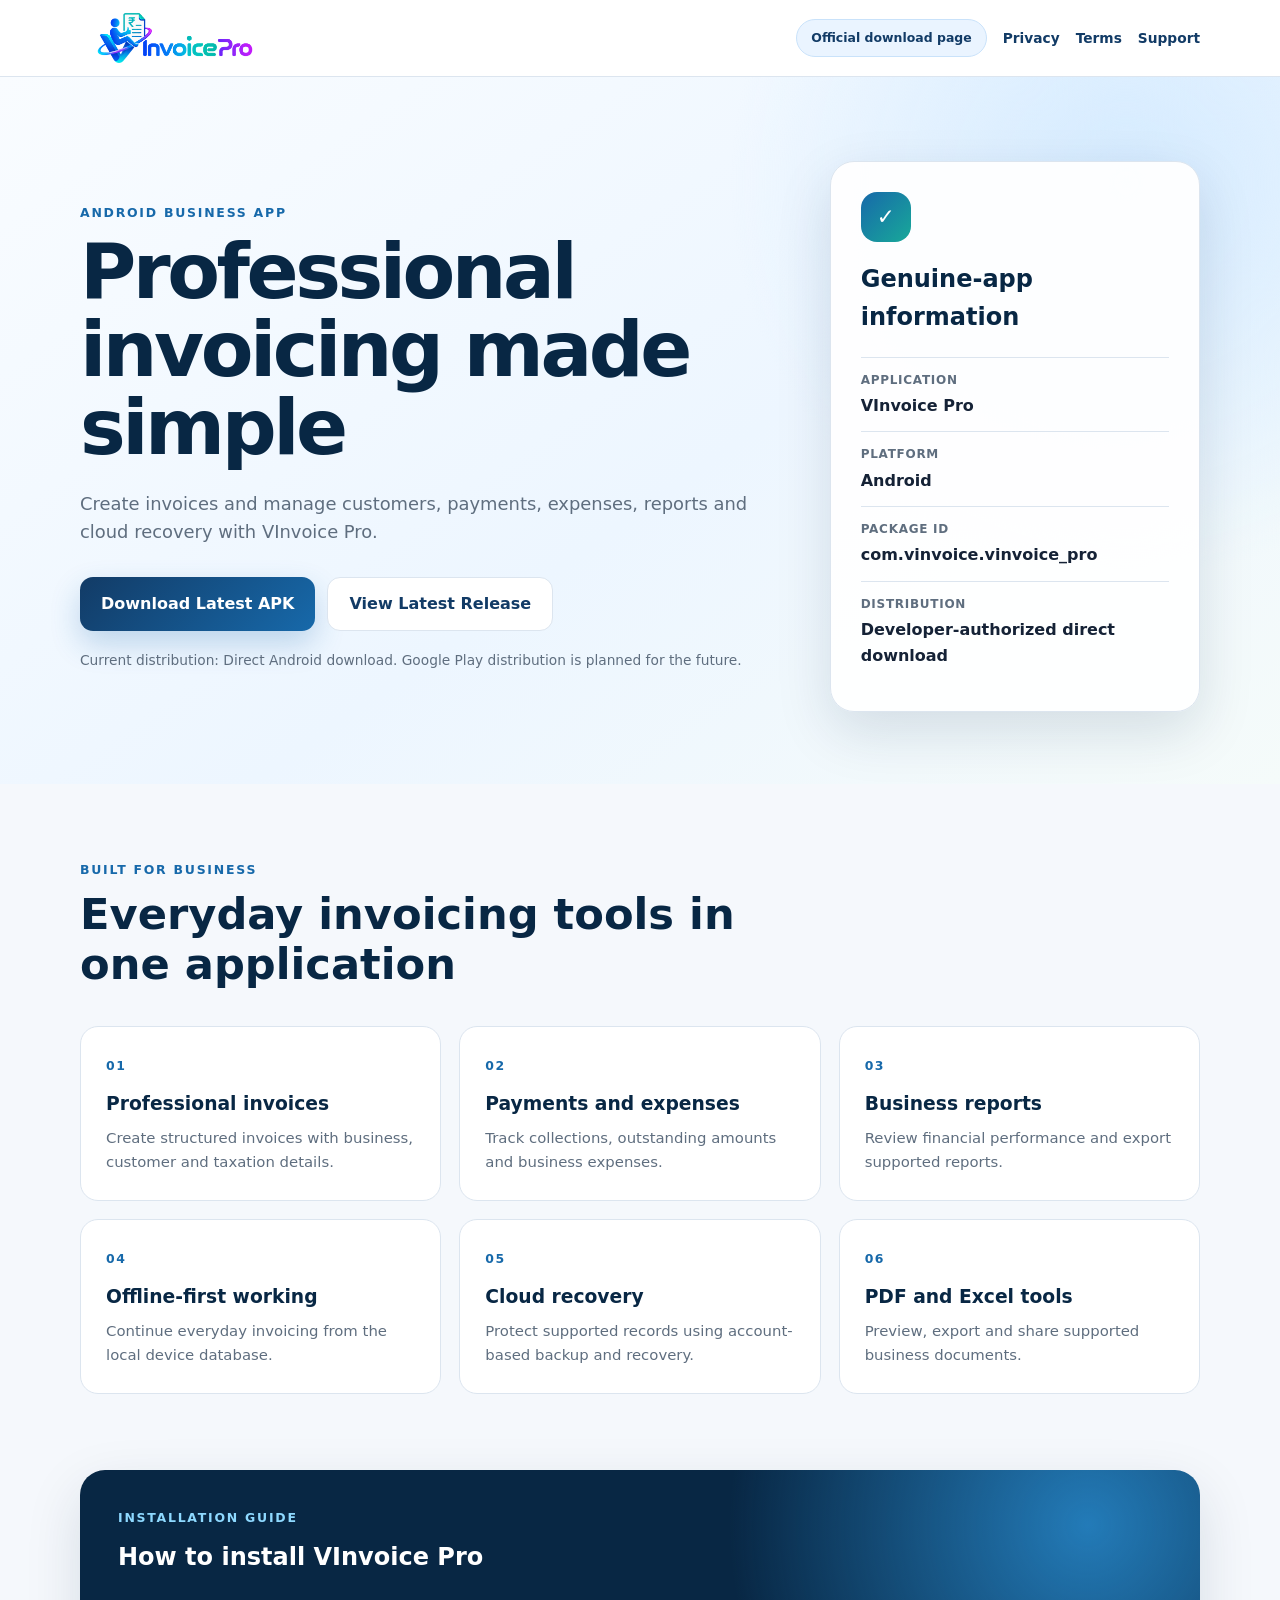
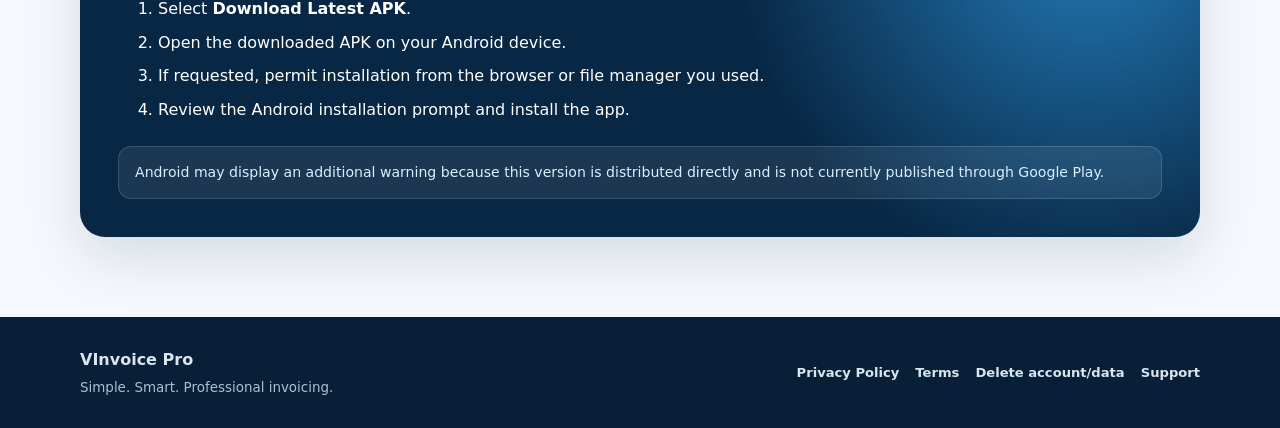
<file: index.html>
<!doctype html>
<html lang="en">
<head>
  <meta charset="utf-8">
  <meta name="viewport" content="width=device-width, initial-scale=1">
  <meta
    name="description"
    content="Official download page for the VInvoice Pro Android application."
  >
  <meta name="theme-color" content="#123b66">
  <title>VInvoice Pro | Android Download</title>
  <link rel="stylesheet" href="styles.css">
</head>

<body>
  <header class="header">
    <div class="container header-inner">
      <a href="./" class="brand" aria-label="VInvoice Pro home">
        <img
          src="vinvoice_pro_logo.png"
          alt="VInvoice Pro"
          class="logo"
        >
      </a>

      <div class="header-actions">
        <span class="official-badge">Official download page</span>
        <nav class="site-nav" aria-label="Primary navigation">
          <a href="privacy.html">Privacy</a>
          <a href="terms.html">Terms</a>
          <a href="mailto:vinvoicepro@gmail.com">Support</a>
        </nav>
      </div>
    </div>
  </header>

  <main>
    <section class="hero">
      <div class="container hero-grid">
        <div>
          <p class="eyebrow">ANDROID BUSINESS APP</p>

          <h1>Professional invoicing made simple</h1>

          <p class="lead">
            Create invoices and manage customers, payments, expenses,
            reports and cloud recovery with VInvoice Pro.
          </p>

          <div class="button-row">
            <a
              class="button button-primary"
              href="https://github.com/vssapkal555/vinvoice-pro-download/releases/latest/download/VInvoice-Pro.apk"
            >
              Download Latest APK
            </a>

            <a
              class="button button-secondary"
              href="https://github.com/vssapkal555/vinvoice-pro-download/releases/latest"
            >
              View Latest Release
            </a>
          </div>

          <p class="distribution">
            Current distribution: Direct Android download.
            Google Play distribution is planned for the future.
          </p>
        </div>

        <aside class="identity-card">
          <div class="trust-icon" aria-hidden="true">&#10003;</div>
          <h2>Genuine-app information</h2>

          <dl>
            <div>
              <dt>Application</dt>
              <dd>VInvoice Pro</dd>
            </div>

            <div>
              <dt>Platform</dt>
              <dd>Android</dd>
            </div>

            <div>
              <dt>Package ID</dt>
              <dd>com.vinvoice.vinvoice_pro</dd>
            </div>

            <div>
              <dt>Distribution</dt>
              <dd>Developer-authorized direct download</dd>
            </div>
          </dl>
        </aside>
      </div>
    </section>

    <section class="features">
      <div class="container">
        <div class="section-heading">
          <p class="eyebrow">BUILT FOR BUSINESS</p>
          <h2>Everyday invoicing tools in one application</h2>
        </div>

        <div class="feature-grid">
          <article class="feature-card">
            <span>01</span>
            <h3>Professional invoices</h3>
            <p>
              Create structured invoices with business, customer and
              taxation details.
            </p>
          </article>

          <article class="feature-card">
            <span>02</span>
            <h3>Payments and expenses</h3>
            <p>
              Track collections, outstanding amounts and business expenses.
            </p>
          </article>

          <article class="feature-card">
            <span>03</span>
            <h3>Business reports</h3>
            <p>
              Review financial performance and export supported reports.
            </p>
          </article>

          <article class="feature-card">
            <span>04</span>
            <h3>Offline-first working</h3>
            <p>
              Continue everyday invoicing from the local device database.
            </p>
          </article>

          <article class="feature-card">
            <span>05</span>
            <h3>Cloud recovery</h3>
            <p>
              Protect supported records using account-based backup and
              recovery.
            </p>
          </article>

          <article class="feature-card">
            <span>06</span>
            <h3>PDF and Excel tools</h3>
            <p>
              Preview, export and share supported business documents.
            </p>
          </article>
        </div>
      </div>
    </section>

    <section class="installation">
      <div class="container installation-card">
        <div>
          <p class="eyebrow">INSTALLATION GUIDE</p>
          <h2>How to install VInvoice Pro</h2>
        </div>

        <ol>
          <li>Select <strong>Download Latest APK</strong>.</li>
          <li>Open the downloaded APK on your Android device.</li>
          <li>
            If requested, permit installation from the browser or file
            manager you used.
          </li>
          <li>Review the Android installation prompt and install the app.</li>
        </ol>

        <p class="notice">
          Android may display an additional warning because this version is
          distributed directly and is not currently published through
          Google Play.
        </p>
      </div>
    </section>
  </main>

  <footer>
    <div class="container footer-inner">
      <div>
        <strong>VInvoice Pro</strong>
        <p>Simple. Smart. Professional invoicing.</p>
      </div>

      <nav class="footer-links" aria-label="Legal and support links">
        <a href="privacy.html">Privacy Policy</a>
        <a href="terms.html">Terms</a>
        <a href="delete-account.html">Delete account/data</a>
        <a href="mailto:vinvoicepro@gmail.com">Support</a>
      </nav>
    </div>
  </footer>
</body>
</html>
</file>
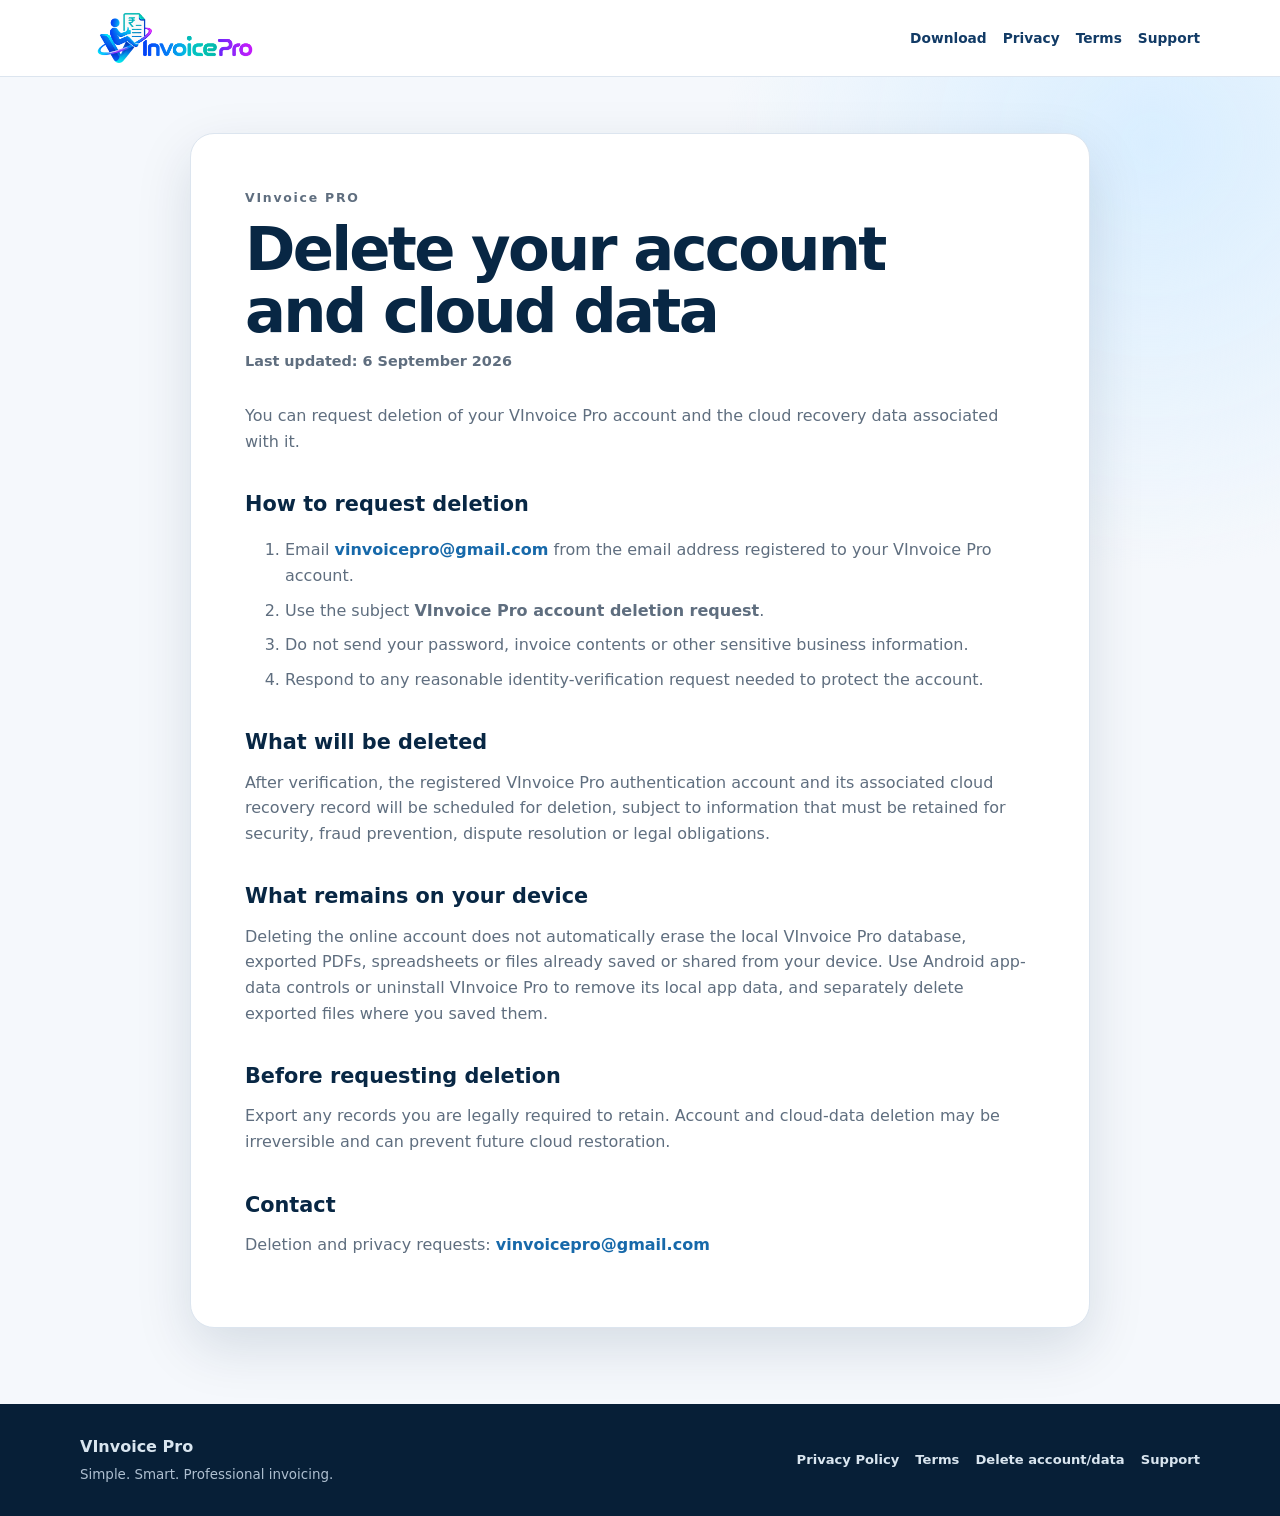
<file: delete-account.html>
<!doctype html>
<html lang="en">
<head>
  <meta charset="utf-8">
  <meta name="viewport" content="width=device-width, initial-scale=1">
  <meta name="description" content="Request deletion of a VInvoice Pro account and cloud recovery data.">
  <meta name="theme-color" content="#123b66">
  <title>Delete Account and Data | VInvoice Pro</title>
  <link rel="stylesheet" href="styles.css">
</head>
<body>
  <header class="header">
    <div class="container header-inner">
      <a href="./" class="brand" aria-label="VInvoice Pro home">
        <img src="vinvoice_pro_logo.png" alt="VInvoice Pro" class="logo">
      </a>
      <nav class="site-nav" aria-label="Primary navigation">
        <a href="./">Download</a>
        <a href="privacy.html">Privacy</a>
        <a href="terms.html">Terms</a>
        <a href="mailto:vinvoicepro@gmail.com">Support</a>
      </nav>
    </div>
  </header>
  <main class="legal-main">
    <article class="container legal-card">
      <p class="eyebrow">VInvoice PRO</p>
      <h1>Delete your account and cloud data</h1>
      <p class="legal-meta">Last updated: 6 September 2026</p>

      <p>You can request deletion of your VInvoice Pro account and the cloud recovery data associated with it.</p>

      <h2>How to request deletion</h2>
      <ol>
        <li>Email <a href="mailto:vinvoicepro@gmail.com?subject=VInvoice%20Pro%20account%20deletion%20request">vinvoicepro@gmail.com</a> from the email address registered to your VInvoice Pro account.</li>
        <li>Use the subject <strong>VInvoice Pro account deletion request</strong>.</li>
        <li>Do not send your password, invoice contents or other sensitive business information.</li>
        <li>Respond to any reasonable identity-verification request needed to protect the account.</li>
      </ol>

      <h2>What will be deleted</h2>
      <p>After verification, the registered VInvoice Pro authentication account and its associated cloud recovery record will be scheduled for deletion, subject to information that must be retained for security, fraud prevention, dispute resolution or legal obligations.</p>

      <h2>What remains on your device</h2>
      <p>Deleting the online account does not automatically erase the local VInvoice Pro database, exported PDFs, spreadsheets or files already saved or shared from your device. Use Android app-data controls or uninstall VInvoice Pro to remove its local app data, and separately delete exported files where you saved them.</p>

      <h2>Before requesting deletion</h2>
      <p>Export any records you are legally required to retain. Account and cloud-data deletion may be irreversible and can prevent future cloud restoration.</p>

      <h2>Contact</h2>
      <p>Deletion and privacy requests: <a href="mailto:vinvoicepro@gmail.com">vinvoicepro@gmail.com</a></p>
    </article>
  </main>
  <footer>
    <div class="container footer-inner">
      <div>
        <strong>VInvoice Pro</strong>
        <p>Simple. Smart. Professional invoicing.</p>
      </div>
      <nav class="footer-links" aria-label="Legal and support links">
        <a href="privacy.html">Privacy Policy</a>
        <a href="terms.html">Terms</a>
        <a href="delete-account.html">Delete account/data</a>
        <a href="mailto:vinvoicepro@gmail.com">Support</a>
      </nav>
    </div>
  </footer>
</body>
</html>
</file>
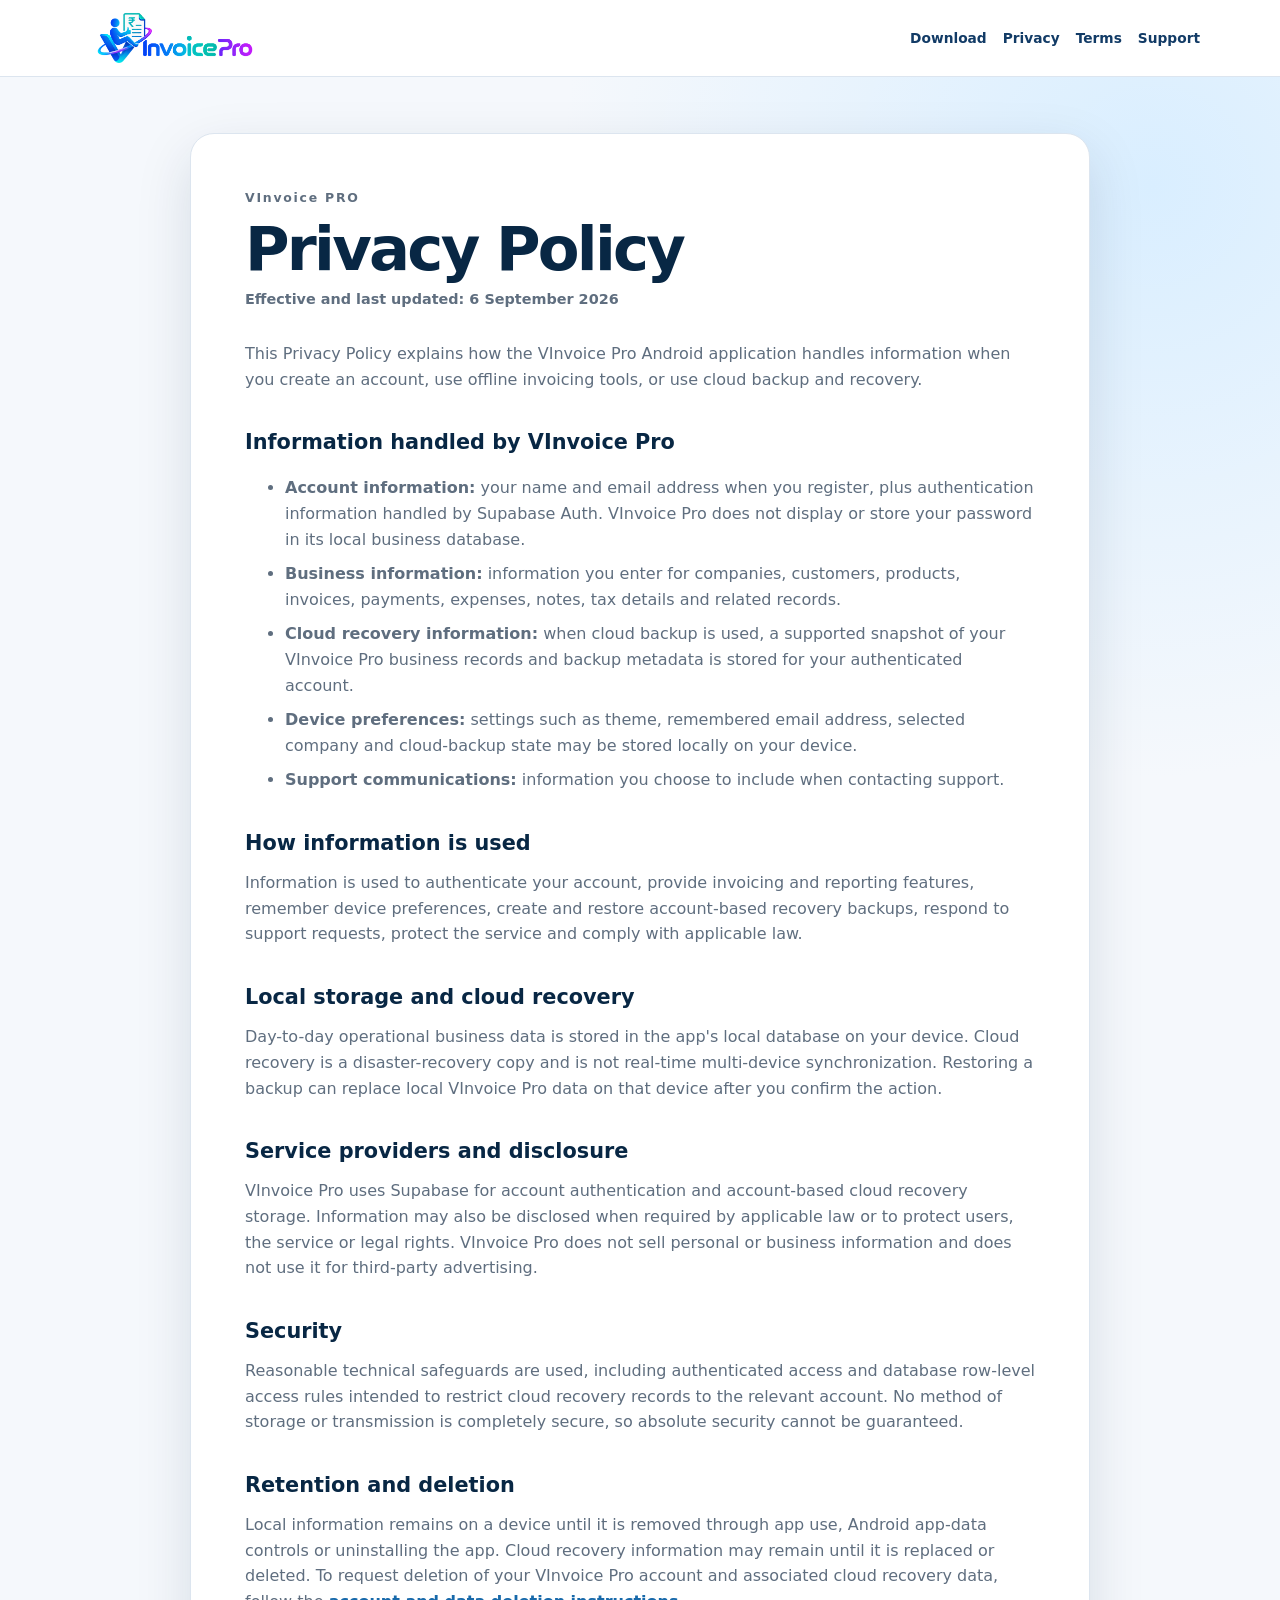
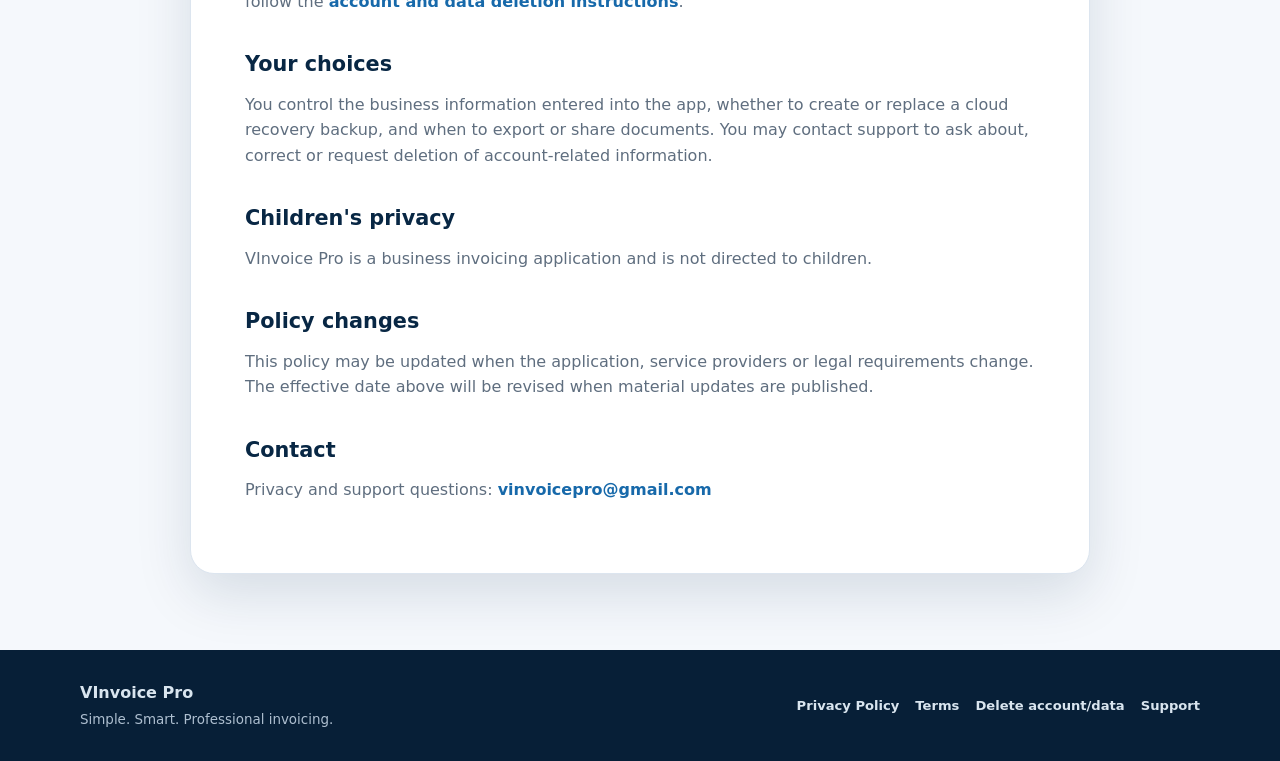
<file: privacy.html>
<!doctype html>
<html lang="en">
<head>
  <meta charset="utf-8">
  <meta name="viewport" content="width=device-width, initial-scale=1">
  <meta name="description" content="Privacy Policy for the VInvoice Pro Android application.">
  <meta name="theme-color" content="#123b66">
  <title>Privacy Policy | VInvoice Pro</title>
  <link rel="stylesheet" href="styles.css">
</head>
<body>
  <header class="header">
    <div class="container header-inner">
      <a href="./" class="brand" aria-label="VInvoice Pro home">
        <img src="vinvoice_pro_logo.png" alt="VInvoice Pro" class="logo">
      </a>
      <nav class="site-nav" aria-label="Primary navigation">
        <a href="./">Download</a>
        <a href="privacy.html">Privacy</a>
        <a href="terms.html">Terms</a>
        <a href="mailto:vinvoicepro@gmail.com">Support</a>
      </nav>
    </div>
  </header>
  <main class="legal-main">
    <article class="container legal-card">
      <p class="eyebrow">VInvoice PRO</p>
      <h1>Privacy Policy</h1>
      <p class="legal-meta">Effective and last updated: 6 September 2026</p>

      <p>This Privacy Policy explains how the VInvoice Pro Android application handles information when you create an account, use offline invoicing tools, or use cloud backup and recovery.</p>

      <h2>Information handled by VInvoice Pro</h2>
      <ul>
        <li><strong>Account information:</strong> your name and email address when you register, plus authentication information handled by Supabase Auth. VInvoice Pro does not display or store your password in its local business database.</li>
        <li><strong>Business information:</strong> information you enter for companies, customers, products, invoices, payments, expenses, notes, tax details and related records.</li>
        <li><strong>Cloud recovery information:</strong> when cloud backup is used, a supported snapshot of your VInvoice Pro business records and backup metadata is stored for your authenticated account.</li>
        <li><strong>Device preferences:</strong> settings such as theme, remembered email address, selected company and cloud-backup state may be stored locally on your device.</li>
        <li><strong>Support communications:</strong> information you choose to include when contacting support.</li>
      </ul>

      <h2>How information is used</h2>
      <p>Information is used to authenticate your account, provide invoicing and reporting features, remember device preferences, create and restore account-based recovery backups, respond to support requests, protect the service and comply with applicable law.</p>

      <h2>Local storage and cloud recovery</h2>
      <p>Day-to-day operational business data is stored in the app's local database on your device. Cloud recovery is a disaster-recovery copy and is not real-time multi-device synchronization. Restoring a backup can replace local VInvoice Pro data on that device after you confirm the action.</p>

      <h2>Service providers and disclosure</h2>
      <p>VInvoice Pro uses Supabase for account authentication and account-based cloud recovery storage. Information may also be disclosed when required by applicable law or to protect users, the service or legal rights. VInvoice Pro does not sell personal or business information and does not use it for third-party advertising.</p>

      <h2>Security</h2>
      <p>Reasonable technical safeguards are used, including authenticated access and database row-level access rules intended to restrict cloud recovery records to the relevant account. No method of storage or transmission is completely secure, so absolute security cannot be guaranteed.</p>

      <h2>Retention and deletion</h2>
      <p>Local information remains on a device until it is removed through app use, Android app-data controls or uninstalling the app. Cloud recovery information may remain until it is replaced or deleted. To request deletion of your VInvoice Pro account and associated cloud recovery data, follow the <a href="delete-account.html">account and data deletion instructions</a>.</p>

      <h2>Your choices</h2>
      <p>You control the business information entered into the app, whether to create or replace a cloud recovery backup, and when to export or share documents. You may contact support to ask about, correct or request deletion of account-related information.</p>

      <h2>Children's privacy</h2>
      <p>VInvoice Pro is a business invoicing application and is not directed to children.</p>

      <h2>Policy changes</h2>
      <p>This policy may be updated when the application, service providers or legal requirements change. The effective date above will be revised when material updates are published.</p>

      <h2>Contact</h2>
      <p>Privacy and support questions: <a href="mailto:vinvoicepro@gmail.com">vinvoicepro@gmail.com</a></p>
    </article>
  </main>
  <footer>
    <div class="container footer-inner">
      <div>
        <strong>VInvoice Pro</strong>
        <p>Simple. Smart. Professional invoicing.</p>
      </div>
      <nav class="footer-links" aria-label="Legal and support links">
        <a href="privacy.html">Privacy Policy</a>
        <a href="terms.html">Terms</a>
        <a href="delete-account.html">Delete account/data</a>
        <a href="mailto:vinvoicepro@gmail.com">Support</a>
      </nav>
    </div>
  </footer>
</body>
</html>
</file>
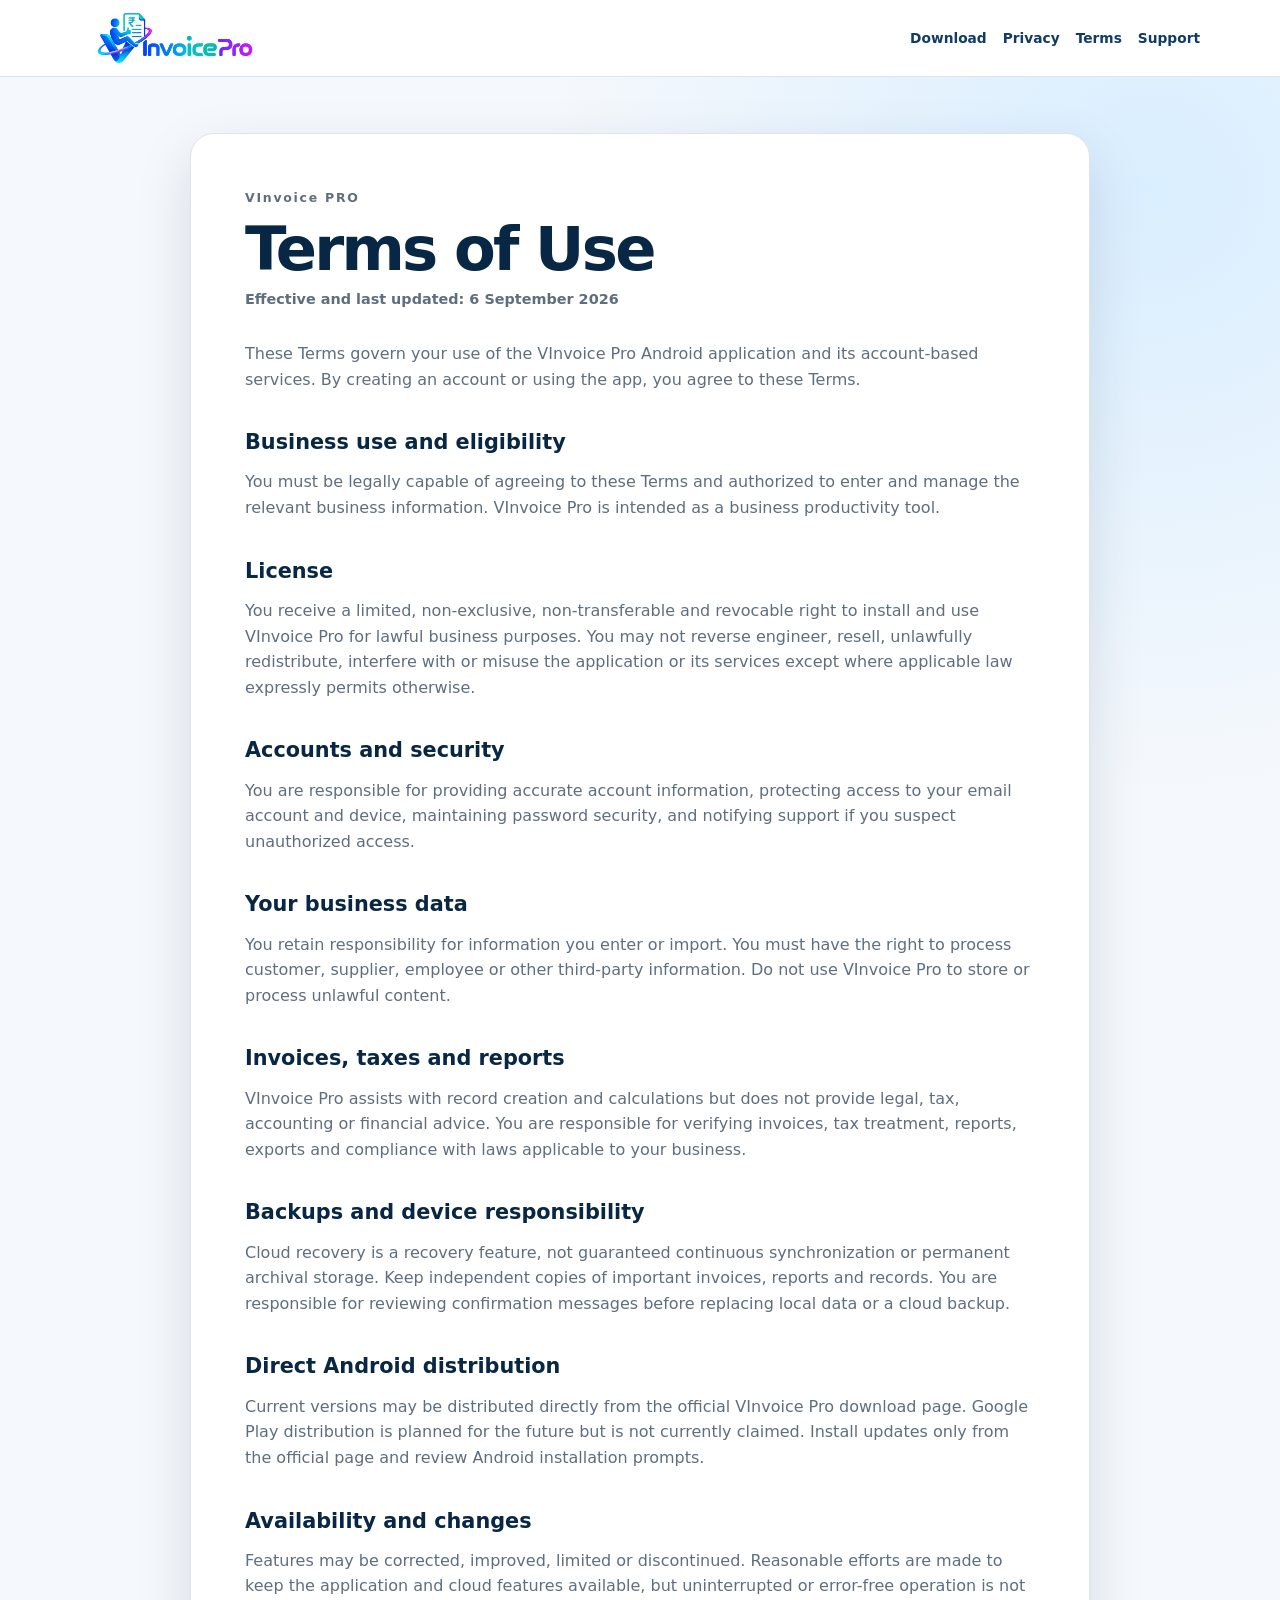
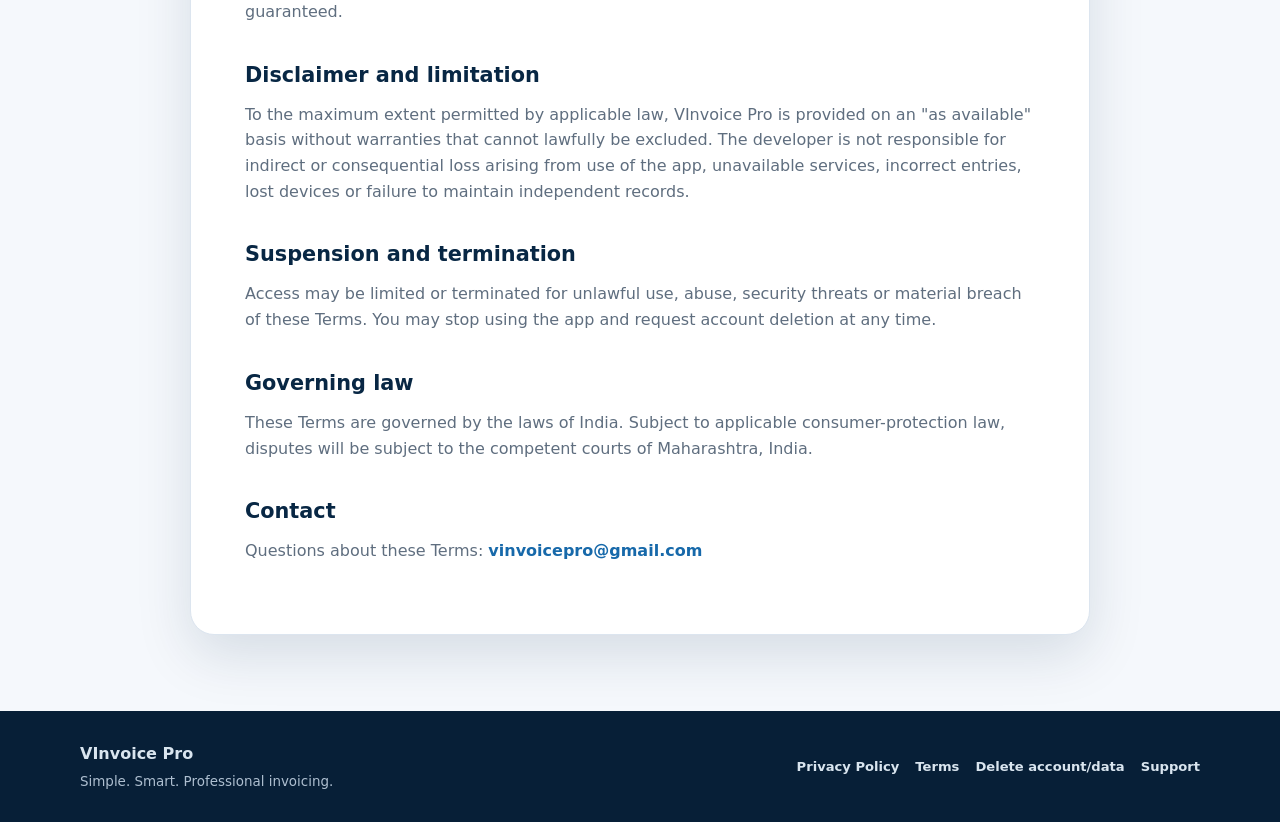
<file: terms.html>
<!doctype html>
<html lang="en">
<head>
  <meta charset="utf-8">
  <meta name="viewport" content="width=device-width, initial-scale=1">
  <meta name="description" content="Terms of Use for the VInvoice Pro Android application.">
  <meta name="theme-color" content="#123b66">
  <title>Terms of Use | VInvoice Pro</title>
  <link rel="stylesheet" href="styles.css">
</head>
<body>
  <header class="header">
    <div class="container header-inner">
      <a href="./" class="brand" aria-label="VInvoice Pro home">
        <img src="vinvoice_pro_logo.png" alt="VInvoice Pro" class="logo">
      </a>
      <nav class="site-nav" aria-label="Primary navigation">
        <a href="./">Download</a>
        <a href="privacy.html">Privacy</a>
        <a href="terms.html">Terms</a>
        <a href="mailto:vinvoicepro@gmail.com">Support</a>
      </nav>
    </div>
  </header>
  <main class="legal-main">
    <article class="container legal-card">
      <p class="eyebrow">VInvoice PRO</p>
      <h1>Terms of Use</h1>
      <p class="legal-meta">Effective and last updated: 6 September 2026</p>

      <p>These Terms govern your use of the VInvoice Pro Android application and its account-based services. By creating an account or using the app, you agree to these Terms.</p>

      <h2>Business use and eligibility</h2>
      <p>You must be legally capable of agreeing to these Terms and authorized to enter and manage the relevant business information. VInvoice Pro is intended as a business productivity tool.</p>

      <h2>License</h2>
      <p>You receive a limited, non-exclusive, non-transferable and revocable right to install and use VInvoice Pro for lawful business purposes. You may not reverse engineer, resell, unlawfully redistribute, interfere with or misuse the application or its services except where applicable law expressly permits otherwise.</p>

      <h2>Accounts and security</h2>
      <p>You are responsible for providing accurate account information, protecting access to your email account and device, maintaining password security, and notifying support if you suspect unauthorized access.</p>

      <h2>Your business data</h2>
      <p>You retain responsibility for information you enter or import. You must have the right to process customer, supplier, employee or other third-party information. Do not use VInvoice Pro to store or process unlawful content.</p>

      <h2>Invoices, taxes and reports</h2>
      <p>VInvoice Pro assists with record creation and calculations but does not provide legal, tax, accounting or financial advice. You are responsible for verifying invoices, tax treatment, reports, exports and compliance with laws applicable to your business.</p>

      <h2>Backups and device responsibility</h2>
      <p>Cloud recovery is a recovery feature, not guaranteed continuous synchronization or permanent archival storage. Keep independent copies of important invoices, reports and records. You are responsible for reviewing confirmation messages before replacing local data or a cloud backup.</p>

      <h2>Direct Android distribution</h2>
      <p>Current versions may be distributed directly from the official VInvoice Pro download page. Google Play distribution is planned for the future but is not currently claimed. Install updates only from the official page and review Android installation prompts.</p>

      <h2>Availability and changes</h2>
      <p>Features may be corrected, improved, limited or discontinued. Reasonable efforts are made to keep the application and cloud features available, but uninterrupted or error-free operation is not guaranteed.</p>

      <h2>Disclaimer and limitation</h2>
      <p>To the maximum extent permitted by applicable law, VInvoice Pro is provided on an "as available" basis without warranties that cannot lawfully be excluded. The developer is not responsible for indirect or consequential loss arising from use of the app, unavailable services, incorrect entries, lost devices or failure to maintain independent records.</p>

      <h2>Suspension and termination</h2>
      <p>Access may be limited or terminated for unlawful use, abuse, security threats or material breach of these Terms. You may stop using the app and request account deletion at any time.</p>

      <h2>Governing law</h2>
      <p>These Terms are governed by the laws of India. Subject to applicable consumer-protection law, disputes will be subject to the competent courts of Maharashtra, India.</p>

      <h2>Contact</h2>
      <p>Questions about these Terms: <a href="mailto:vinvoicepro@gmail.com">vinvoicepro@gmail.com</a></p>
    </article>
  </main>
  <footer>
    <div class="container footer-inner">
      <div>
        <strong>VInvoice Pro</strong>
        <p>Simple. Smart. Professional invoicing.</p>
      </div>
      <nav class="footer-links" aria-label="Legal and support links">
        <a href="privacy.html">Privacy Policy</a>
        <a href="terms.html">Terms</a>
        <a href="delete-account.html">Delete account/data</a>
        <a href="mailto:vinvoicepro@gmail.com">Support</a>
      </nav>
    </div>
  </footer>
</body>
</html>
</file>
<file: styles.css>
:root {
  --navy: #123b66;
  --navy-dark: #082744;
  --blue: #1769aa;
  --green: #18a999;
  --text: #152236;
  --muted: #5f6e7f;
  --border: #dce5ef;
  --background: #f5f8fc;
  --surface: #ffffff;
  --shadow: 0 20px 55px rgba(8, 39, 68, 0.13);
}

* {
  box-sizing: border-box;
}

html {
  scroll-behavior: smooth;
}

body {
  margin: 0;
  color: var(--text);
  background: var(--background);
  font-family:
    Inter, ui-sans-serif, system-ui, -apple-system, BlinkMacSystemFont,
    "Segoe UI", sans-serif;
  line-height: 1.6;
}

.container {
  width: min(1120px, calc(100% - 40px));
  margin-inline: auto;
}

.header {
  position: sticky;
  top: 0;
  z-index: 10;
  background: rgba(255, 255, 255, 0.94);
  border-bottom: 1px solid var(--border);
  backdrop-filter: blur(14px);
}

.header-inner {
  min-height: 76px;
  display: flex;
  align-items: center;
  justify-content: space-between;
  gap: 20px;
}

.brand {
  display: inline-flex;
}

.logo {
  width: 190px;
  max-height: 58px;
  object-fit: contain;
}

.official-badge {
  padding: 8px 14px;
  color: var(--navy);
  background: #eaf4ff;
  border: 1px solid #c9e2fa;
  border-radius: 999px;
  font-size: 0.78rem;
  font-weight: 800;
}

.hero {
  padding: 84px 0 72px;
  background:
    radial-gradient(circle at 88% 15%, #d5ebff 0, transparent 31%),
    linear-gradient(145deg, #f9fcff, #edf6ff 55%, #f5fbfa);
}

.hero-grid {
  display: grid;
  grid-template-columns: minmax(0, 1.3fr) minmax(310px, 0.7fr);
  align-items: center;
  gap: 62px;
}

.eyebrow {
  margin: 0 0 10px;
  color: var(--blue);
  font-size: 0.78rem;
  font-weight: 900;
  letter-spacing: 0.14em;
}

h1,
h2,
h3,
p {
  margin-top: 0;
}

h1 {
  max-width: 720px;
  margin-bottom: 22px;
  color: var(--navy-dark);
  font-size: clamp(2.7rem, 6vw, 4.8rem);
  line-height: 1.02;
  letter-spacing: -0.045em;
}

h2,
h3 {
  color: var(--navy-dark);
}

.lead {
  max-width: 700px;
  margin-bottom: 30px;
  color: var(--muted);
  font-size: 1.12rem;
}

.button-row {
  display: flex;
  flex-wrap: wrap;
  gap: 12px;
}

.button {
  min-height: 52px;
  display: inline-flex;
  align-items: center;
  justify-content: center;
  padding: 13px 21px;
  border-radius: 13px;
  font-weight: 850;
  text-decoration: none;
  transition: transform 160ms ease, box-shadow 160ms ease;
}

.button:hover {
  transform: translateY(-2px);
}

.button-primary {
  color: white;
  background: linear-gradient(135deg, var(--navy), var(--blue));
  box-shadow: 0 13px 30px rgba(23, 105, 170, 0.24);
}

.button-secondary {
  color: var(--navy);
  background: white;
  border: 1px solid var(--border);
}

.distribution {
  margin: 18px 0 0;
  color: var(--muted);
  font-size: 0.86rem;
}

.identity-card {
  padding: 30px;
  background: rgba(255, 255, 255, 0.94);
  border: 1px solid var(--border);
  border-radius: 24px;
  box-shadow: var(--shadow);
}

.trust-icon {
  width: 50px;
  height: 50px;
  display: grid;
  place-items: center;
  margin-bottom: 18px;
  color: white;
  background: linear-gradient(135deg, var(--blue), var(--green));
  border-radius: 16px;
  font-size: 1.35rem;
  font-weight: 900;
}

.identity-card dl {
  margin: 0;
}

.identity-card dl div {
  padding: 13px 0;
  border-top: 1px solid var(--border);
}

.identity-card dt {
  color: var(--muted);
  font-size: 0.75rem;
  font-weight: 800;
  letter-spacing: 0.06em;
  text-transform: uppercase;
}

.identity-card dd {
  margin: 3px 0 0;
  overflow-wrap: anywhere;
  font-weight: 750;
}

.features {
  padding: 76px 0;
}

.section-heading {
  max-width: 700px;
  margin-bottom: 30px;
}

.section-heading h2 {
  font-size: clamp(1.8rem, 4vw, 2.7rem);
  line-height: 1.15;
}

.feature-grid {
  display: grid;
  grid-template-columns: repeat(3, 1fr);
  gap: 18px;
}

.feature-card {
  padding: 25px;
  background: var(--surface);
  border: 1px solid var(--border);
  border-radius: 18px;
}

.feature-card span {
  color: var(--blue);
  font-size: 0.78rem;
  font-weight: 900;
  letter-spacing: 0.12em;
}

.feature-card h3 {
  margin: 12px 0 8px;
}

.feature-card p {
  margin-bottom: 0;
  color: var(--muted);
  font-size: 0.93rem;
}

.installation {
  padding-bottom: 80px;
}

.installation-card {
  padding: 38px;
  color: white;
  background:
    radial-gradient(circle at 90% 15%, #237bb8 0, transparent 34%),
    var(--navy-dark);
  border-radius: 25px;
  box-shadow: var(--shadow);
}

.installation-card .eyebrow {
  color: #8ed9ff;
}

.installation-card h2 {
  color: white;
}

.installation-card li {
  margin-bottom: 8px;
}

.notice {
  margin: 24px 0 0;
  padding: 14px 16px;
  color: #dcefff;
  background: rgba(255, 255, 255, 0.08);
  border: 1px solid rgba(255, 255, 255, 0.14);
  border-radius: 13px;
  font-size: 0.88rem;
}

footer {
  padding: 30px 0;
  color: #d9e5ef;
  background: #071f37;
}

.footer-inner {
  display: flex;
  align-items: center;
  justify-content: space-between;
  gap: 24px;
}

.footer-inner p {
  margin: 4px 0 0;
  color: #aebfd0;
  font-size: 0.84rem;
}

@media (max-width: 860px) {
  .hero-grid {
    grid-template-columns: 1fr;
    gap: 36px;
  }

  .feature-grid {
    grid-template-columns: repeat(2, 1fr);
  }
}

@media (max-width: 580px) {
  .container {
    width: min(100% - 28px, 1120px);
  }

  .official-badge {
    display: none;
  }

  .header-actions {
    margin-left: auto;
  }

  .site-nav {
    gap: 11px;
  }

  .logo {
    width: 155px;
  }

  .hero {
    padding: 48px 0 56px;
  }

  h1 {
    font-size: 2.55rem;
  }

  .button-row {
    display: grid;
  }

  .button,
  .feature-grid {
    width: 100%;
  }

  .feature-grid {
    grid-template-columns: 1fr;
  }

  .identity-card,
  .feature-card,
  .installation-card {
    border-radius: 17px;
  }

  .installation-card {
    padding: 27px 22px;
  }

  .footer-inner {
    align-items: flex-start;
    flex-direction: column;
  }

  .footer-links {
    justify-content: flex-start;
  }

  .legal-main {
    padding: 28px 0 48px;
  }

  .legal-card {
    border-radius: 17px;
  }
}
.header-actions,
.site-nav,
.footer-links {
  display: flex;
  align-items: center;
  gap: 16px;
}

.site-nav a,
.footer-links a,
.legal-card a {
  font-weight: 750;
  text-decoration: none;
}

.site-nav a {
  color: var(--navy);
  font-size: 0.86rem;
}

.footer-links {
  flex-wrap: wrap;
  justify-content: flex-end;
}

.footer-links a {
  color: #d9e5ef;
  font-size: 0.82rem;
}

.legal-main {
  padding: 56px 0 76px;
  background:
    radial-gradient(circle at 90% 5%, #d9eeff 0, transparent 25%),
    var(--background);
}

.legal-card {
  max-width: 900px;
  padding: clamp(28px, 5vw, 54px);
  background: var(--surface);
  border: 1px solid var(--border);
  border-radius: 24px;
  box-shadow: var(--shadow);
}

.legal-card h1 {
  margin-bottom: 8px;
  font-size: clamp(2.2rem, 6vw, 3.8rem);
}

.legal-card h2 {
  margin: 34px 0 10px;
  font-size: 1.3rem;
}

.legal-card p,
.legal-card li {
  color: var(--muted);
}

.legal-card li {
  margin-bottom: 9px;
}

.legal-card a {
  color: var(--blue);
  overflow-wrap: anywhere;
}

.legal-meta {
  margin-bottom: 30px;
  font-size: 0.9rem;
  font-weight: 700;
}
</file>
